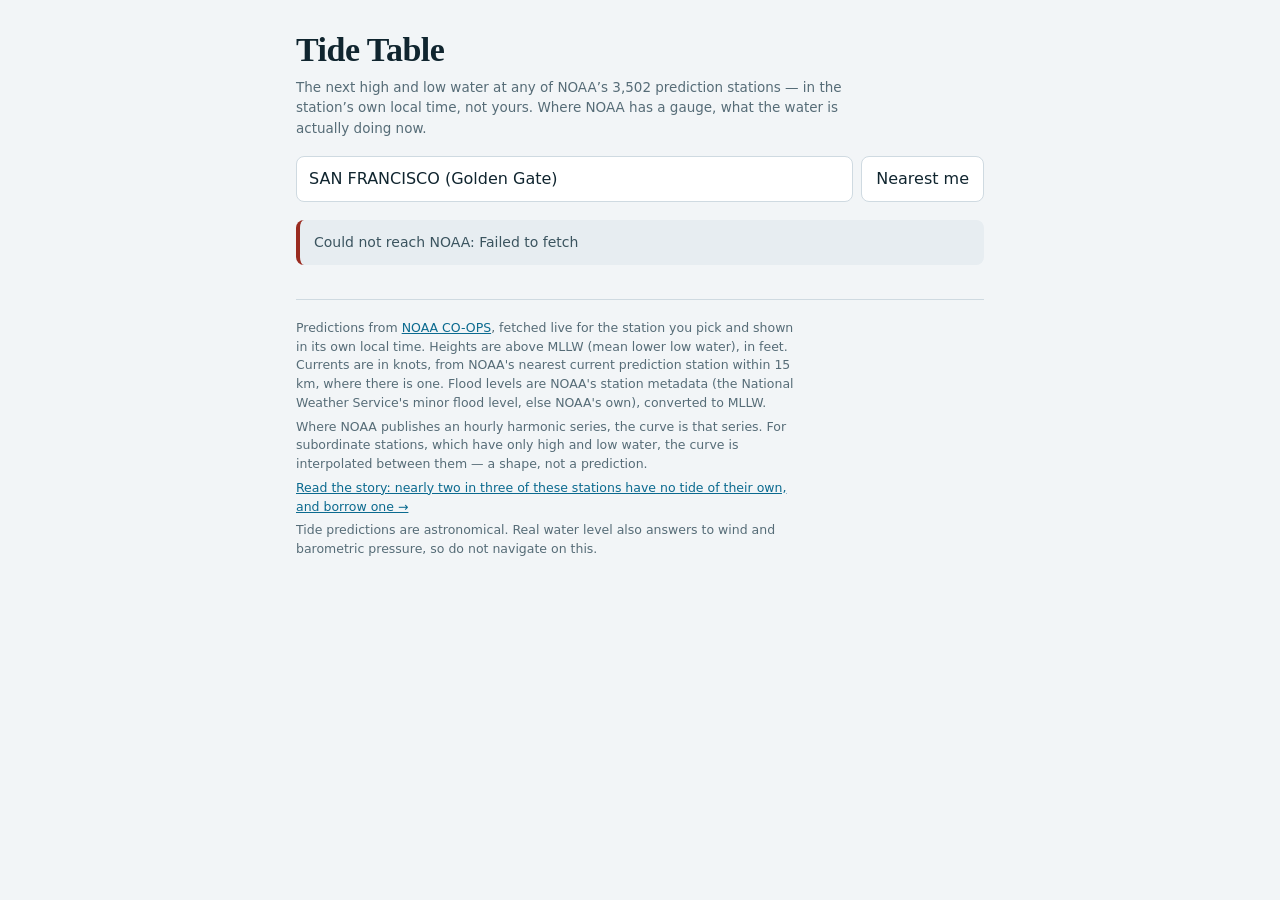
<file: index.html>
<!doctype html>
<html lang="en">
<meta charset="utf-8">
<meta name="viewport" content="width=device-width,initial-scale=1">
<title>Tide Table</title>
<meta name="description" content="The next high and low tide at any of NOAA's 3,502 prediction stations, with the day's curve, in the station's own local time.">
<meta name="color-scheme" content="light dark">
<meta property="og:title" content="Tide Table">
<meta property="og:description" content="The next high and low tide at any of NOAA's 3,502 prediction stations, with the day's curve.">
<meta property="og:image" content="https://matmat202.github.io/tide-table/icons/card.png">
<meta property="og:image:width" content="1200">
<meta property="og:image:height" content="630">
<meta name="twitter:card" content="summary_large_image">
<link rel="apple-touch-icon" href="icons/icon-180.png">
<meta property="og:type" content="website">
<meta property="og:url" content="https://matmat202.github.io/tide-table/">
<link rel="icon" href="data:image/svg+xml,%3Csvg xmlns='http://www.w3.org/2000/svg' viewBox='0 0 32 32'%3E%3Crect width='32' height='32' rx='6' fill='%230b6a8f'/%3E%3Cpath d='M4 13q4-4 8 0t8 0 8 0' fill='none' stroke='%23fff' stroke-width='2.6' stroke-linecap='round'/%3E%3Cpath d='M4 21q4-4 8 0t8 0 8 0' fill='none' stroke='%239fd3e6' stroke-width='2.6' stroke-linecap='round'/%3E%3C/svg%3E">
<style>
:root{
  --paper:#f2f5f7; --card:#fff; --sunk:#e7edf1; --rule:#cfdae1;
  --ink:#10252f; --ink-2:#3b545f; --muted:#566c77;
  --sea:#0b6a8f; --sea-2:#9fd3e6; --high:#0b6a8f; --low:#8a5a12; --alert:#9a2b20;
  --f-head:ui-serif,Georgia,"Times New Roman",serif;
  --f-body:system-ui,-apple-system,"Segoe UI",Roboto,sans-serif;
  --f-num:ui-monospace,"SF Mono",Menlo,Consolas,monospace;
}
@media (prefers-color-scheme:dark){ :root:not([data-theme="light"]){
  --paper:#0b1418; --card:#121f25; --sunk:#172830; --rule:#2a3d47;
  --ink:#e8f1f5; --ink-2:#b2c6ce; --muted:#8aa2ac;
  --sea:#5cc0e8; --sea-2:#1d4e63; --high:#5cc0e8; --low:#e0b169; --alert:#e3796c;
}}
:root[data-theme="dark"]{
  --paper:#0b1418; --card:#121f25; --sunk:#172830; --rule:#2a3d47;
  --ink:#e8f1f5; --ink-2:#b2c6ce; --muted:#8aa2ac;
  --sea:#5cc0e8; --sea-2:#1d4e63; --high:#5cc0e8; --low:#e0b169; --alert:#e3796c;
}
*{box-sizing:border-box}
body{margin:0;background:var(--paper);color:var(--ink);font-family:var(--f-body);
  font-size:16px;line-height:1.5;-webkit-text-size-adjust:100%}
.wrap{max-width:720px;margin:0 auto;padding:24px 16px 56px}
h1{font-family:var(--f-head);font-size:clamp(26px,6vw,34px);margin:0 0 2px;letter-spacing:-.015em}
.sub{color:var(--muted);font-size:13.5px;margin:0 0 18px;max-width:65ch}

.lows{margin-top:22px}
.note{max-width:65ch}
.lows .note{color:var(--muted);font-size:13px;margin:8px 0 8px}
.range{margin-top:22px}
.range .note{color:var(--muted);font-size:13px;margin:8px 0 8px}
.kings{margin-top:22px}
.kings .note{color:var(--muted);font-size:13px;margin:8px 0 8px}
.kings td.flood{color:var(--alert);font-weight:600}
.currents{margin-top:22px}
.currents .note{color:var(--muted);font-size:13px;margin:8px 0 8px}
.currents .next{margin:8px 0 10px}
td.minus{color:var(--low);font-weight:600}
/* --- picking a station --- */
.pick{display:flex;gap:8px;flex-wrap:wrap;align-items:stretch}
/* basis 150, not 220: at 360px the content box is 328px wide, 220 + 8 + the ~115px button
   did not fit, and "Nearest me" wrapped to a row of its own -- 54px that pushed the chart
   down (route 11 pins one row at 360 and 390). */
#q{flex:1 1 150px;min-width:0;font:inherit;padding:10px 12px;border-radius:8px;
  border:1px solid var(--rule);background:var(--card);color:var(--ink)}
#q:focus-visible{outline:2px solid var(--sea);outline-offset:1px}
button{font:inherit;padding:10px 14px;border-radius:8px;border:1px solid var(--rule);
  background:var(--card);color:var(--ink);cursor:pointer}
button:hover{background:var(--sunk)}
button:focus-visible{outline:2px solid var(--sea);outline-offset:1px}
#hits{list-style:none;margin:8px 0 0;padding:0;border:1px solid var(--rule);border-radius:8px;
  background:var(--card);overflow:hidden}
#hits:empty{display:none}
#hits li{border-bottom:1px solid var(--rule)}
#hits li:last-child{border-bottom:none}
#hits button{width:100%;text-align:left;border:none;border-radius:0;background:none;padding:9px 12px}
#hits .where{color:var(--muted);font-size:12.5px}
#hits .head{padding:6px 12px;color:var(--muted);font-size:12.5px}

/* --- the headline --- */
.now{margin-top:20px;padding:16px;border-radius:10px;border:1px solid var(--rule);
  background:var(--card);border-left:4px solid var(--sea)}
.now h2{margin:0;font-family:var(--f-head);font-size:20px;font-weight:600}
.now .station{color:var(--muted);font-size:13px;margin:0 0 8px}
.now .headline{font-size:clamp(18px,4.6vw,25px);margin:0;letter-spacing:-.01em}
.now .headline b{font-family:var(--f-num);font-variant-numeric:tabular-nums}
.now .after{color:var(--ink-2);font-size:14px;margin:6px 0 0}

/* --- what the gauge measured ---
   It used to sit inside .now, separated by a rule. It now renders under the chart (see
   headline() in app.js), so it needs its own card instead of a divider. */
.water{margin:18px 0 0;padding:13px 16px;border-radius:10px;border:1px solid var(--rule);
  background:var(--card)}
.water p{margin:4px 0 0;font-size:14.5px;color:var(--ink-2)}
.water .meas b{font-weight:650;color:var(--ink)}
.water .meas b.up{color:var(--sea)}
.water .meas b.down{color:var(--low)}
.water .note{color:var(--muted);font-size:13px}
.water .temp{font-family:var(--f-num);font-variant-numeric:tabular-nums;font-size:13.5px}
/* --- the chart --- */
figure{margin:20px 0 0}
svg{display:block;width:100%;height:auto;background:var(--card);
  border:1px solid var(--rule);border-radius:10px}
figcaption{color:var(--muted);font-size:12.5px;margin-top:7px}

/* --- the table --- */
h3{font-family:var(--f-head);font-size:17px;margin:24px 0 6px;padding-bottom:5px;
  border-bottom:2px solid var(--ink)}
table{width:100%;border-collapse:collapse;font-size:15px}
th{text-align:left;font-size:10.5px;letter-spacing:.09em;text-transform:uppercase;
  color:var(--muted);font-weight:600;padding:0 0 6px}
td{padding:9px 0;border-bottom:1px solid var(--rule);
  font-family:var(--f-num);font-variant-numeric:tabular-nums}
tr:last-child td{border-bottom:none}
td.kind{font-family:var(--f-body)}
td.num{text-align:right}
/* Cells had no side padding, so on a phone the four-column highest-tides table fitted with
   zero pixels between columns ("10:49 am7.0 ftat flood level"). The gap is gated at >=8px
   by shot route 11, so 10px on a phone still leaves margin over the gate. */
th+th,td+td{padding-left:12px}
@media (max-width:440px){ th+th,td+td{padding-left:10px} }
/* No `td.num{white-space:nowrap}` here: it was the whole of the 2026-11-13 overflow. It
   pinned "at flood level" to one 126px line, which squeezed Day to 33px and pushed the
   highest-tides table to 312px at a 320px viewport (narrow-reflow) and to 373/442px under
   WCAG text spacing (text-spacing). Heights already hold together on their own -- heightText
   joins value and unit with a non-breaking space -- so the rule only ever bought unbroken
   clock times, at the price of a page that scrolled sideways on a small phone. */
@media (max-width:440px){ .kings table{font-size:13.5px} }
/* A data table cannot reflow narrower than its own headings: at 1.5x fonts on a 360px phone
   the four-column table needs ~366px however the cells wrap. Let the TABLE scroll there so
   the page does not -- the page scrolling sideways is the thing that strands content. */
.tscroll{overflow-x:auto}
.tag{font-size:10.5px;font-weight:700;letter-spacing:.06em;text-transform:uppercase;
  padding:2px 6px;border-radius:3px;border:1px solid currentColor}
.tag.h{color:var(--high)} .tag.l{color:var(--low)}
.tag.flood{color:var(--high)} .tag.ebb{color:var(--low)} .tag.slack{color:var(--ink-2)}
/* Seven day buttons do not fit one row on a phone. They used to WRAP, to three rows at
   390px, which pushed the chart off the first screen. One row that scrolls itself: the
   strip takes the overflow so the page does not, exactly as .tscroll does for the table. */
.days{display:flex;gap:6px;flex-wrap:nowrap;overflow-x:auto;margin:14px 0 0;
  scrollbar-width:thin;-webkit-overflow-scrolling:touch;scroll-padding:0 6px}
.days button{flex:0 0 auto;white-space:nowrap}
.days button[aria-current="true"]{background:var(--sea);color:var(--paper);border-color:var(--sea)}
/* A day in the month lists, opening it on the strip: reads as a link, sized as a target. */
button.dayjump{padding:4px 0;min-height:24px;border:none;border-radius:0;background:none;
  color:var(--sea);text-decoration:underline;text-underline-offset:2px;text-align:left}
button.dayjump:hover{background:none;text-decoration-thickness:2px}
.msg{margin-top:18px;padding:12px 14px;border-radius:8px;background:var(--sunk);
  color:var(--ink-2);font-size:14px}
.msg.bad{border-left:4px solid var(--alert)}
footer{margin-top:34px;padding-top:14px;border-top:1px solid var(--rule);
  color:var(--muted);font-size:12.5px}
footer a{color:var(--sea)}
footer p{margin:5px 0;max-width:64ch}
/* On a phone everything above the chart is a run-up to it. Measured on the live page at
   390px on 2026-11-14: the chart started 634px down, so none of it was on the first
   screen. Moving the gauge block under the chart took out 155px; this takes out the slack
   in what is left. Nothing is hidden -- only the spacing and the two explanatory
   paragraphs' type are tightened, and only below 440px. */
@media (max-width:440px){
  .wrap{padding-top:16px}
  .sub{font-size:12.5px;margin-bottom:12px}
  .now{margin-top:14px;padding:13px}
  .now .station{margin-bottom:5px}
  .now .after{margin-top:4px;font-size:13.5px}
  .days{margin-top:10px}
  figure{margin-top:13px}
}
@media (prefers-reduced-motion:reduce){*{animation:none!important;transition:none!important}}
</style>

<div class="wrap">
  <h1>Tide Table</h1>
  <p class="sub">The next high and low water at any of NOAA&rsquo;s 3,502 prediction stations &mdash; in the station&rsquo;s own local time, not yours. Where NOAA has a gauge, what the water is actually doing now.</p>

  <div class="pick">
    <input id="q" type="search" autocomplete="off" placeholder="Find a station&hellip;" aria-label="Search for a tide station">
    <button id="locate" type="button">Nearest me</button>
  </div>
  <ul id="hits" aria-label="Matching stations"></ul>

  <div id="out" aria-live="polite"></div>

  <footer>
    <p id="src">Predictions from <a href="https://tidesandcurrents.noaa.gov/">NOAA CO-OPS</a>, fetched live for the station you pick and shown in its own local time. Heights are above MLLW (mean lower low water), in feet. Currents are in knots, from NOAA's nearest current prediction station within 15 km, where there is one. Flood levels are NOAA's station metadata (the National Weather Service's minor flood level, else NOAA's own), converted to MLLW.</p>
    <p>Where NOAA publishes an hourly harmonic series, the curve is that series. For subordinate stations, which have only high and low water, the curve is interpolated between them &mdash; a shape, not a prediction.</p>
    <p><a href="story/">Read the story: nearly two in three of these stations have no tide of their own, and borrow one &rarr;</a></p>
    <p>Tide predictions are astronomical. Real water level also answers to wind and barometric pressure, so do not navigate on this.</p>
  </footer>
</div>
<link rel="modulepreload" href="tide-logic.js">
<link rel="preload" href="data/stations.json" as="fetch" crossorigin>
<script type="module" src="app.js"></script>
</file>
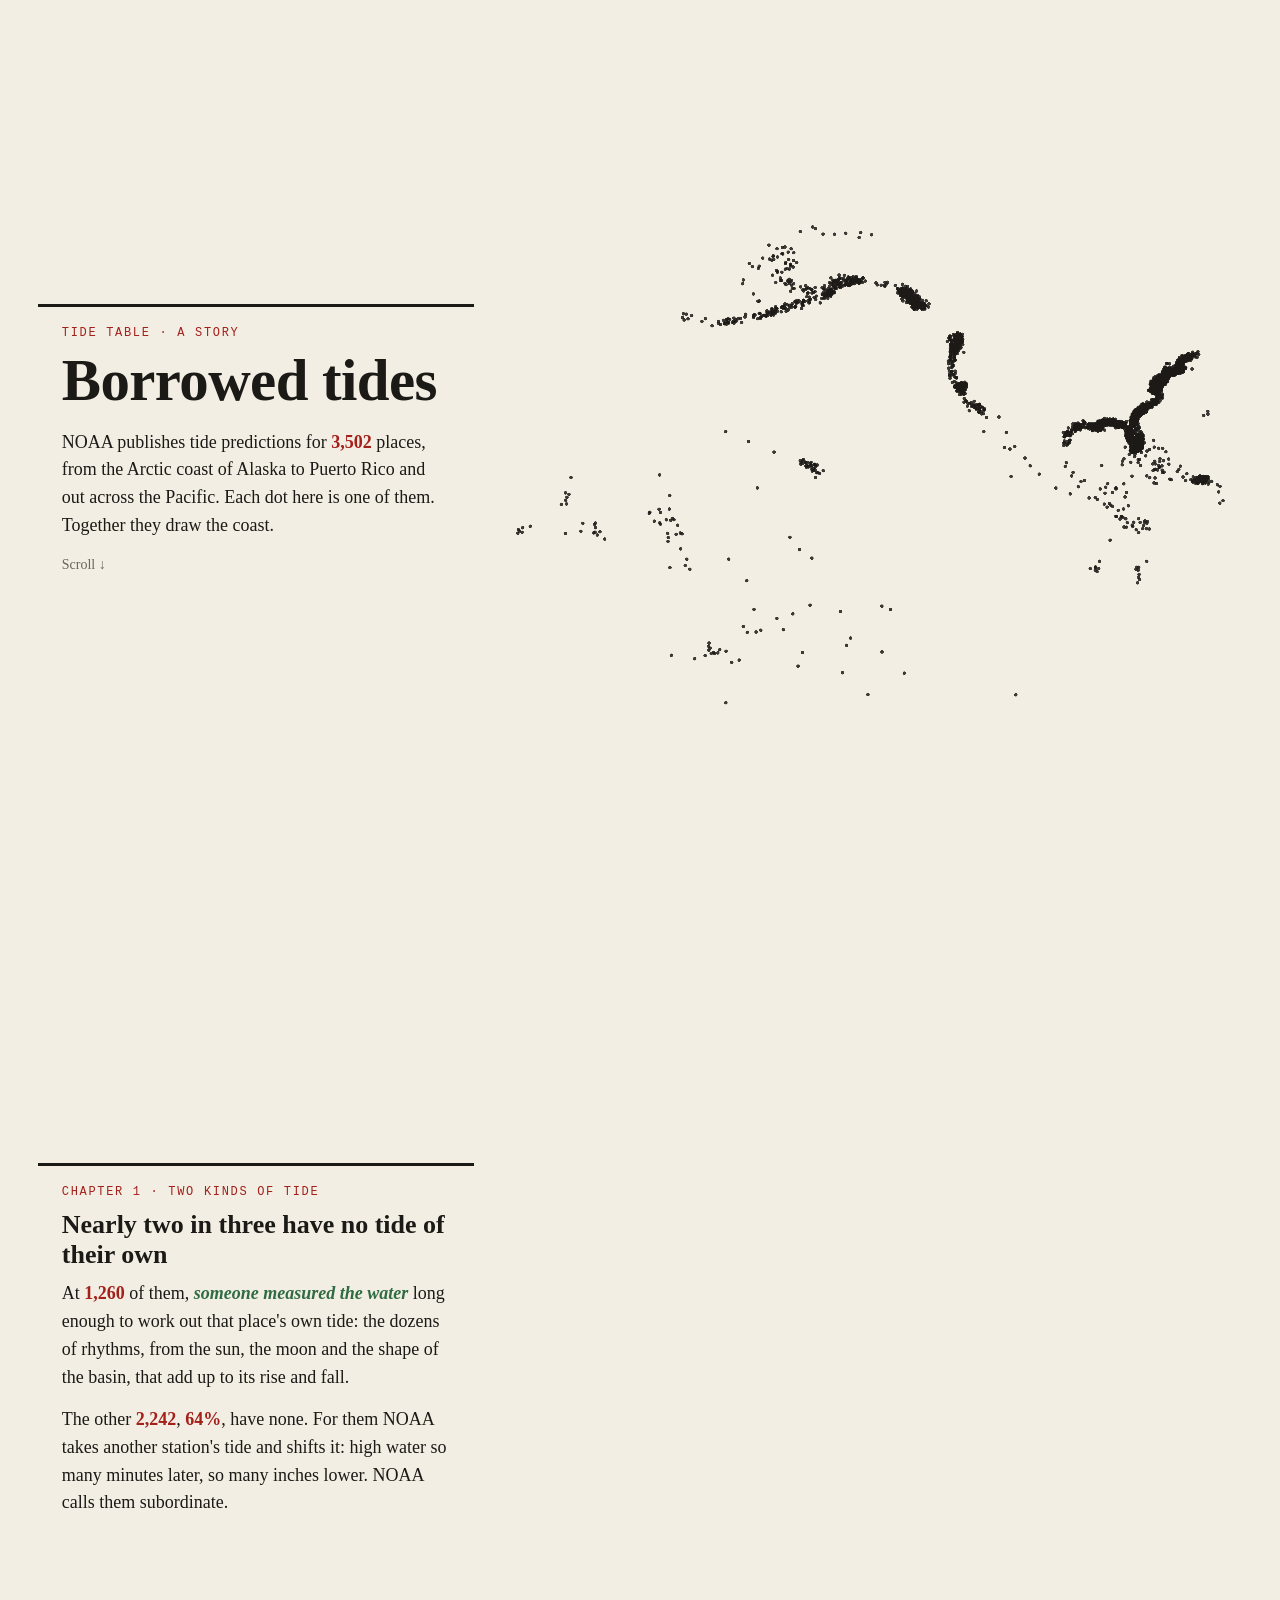
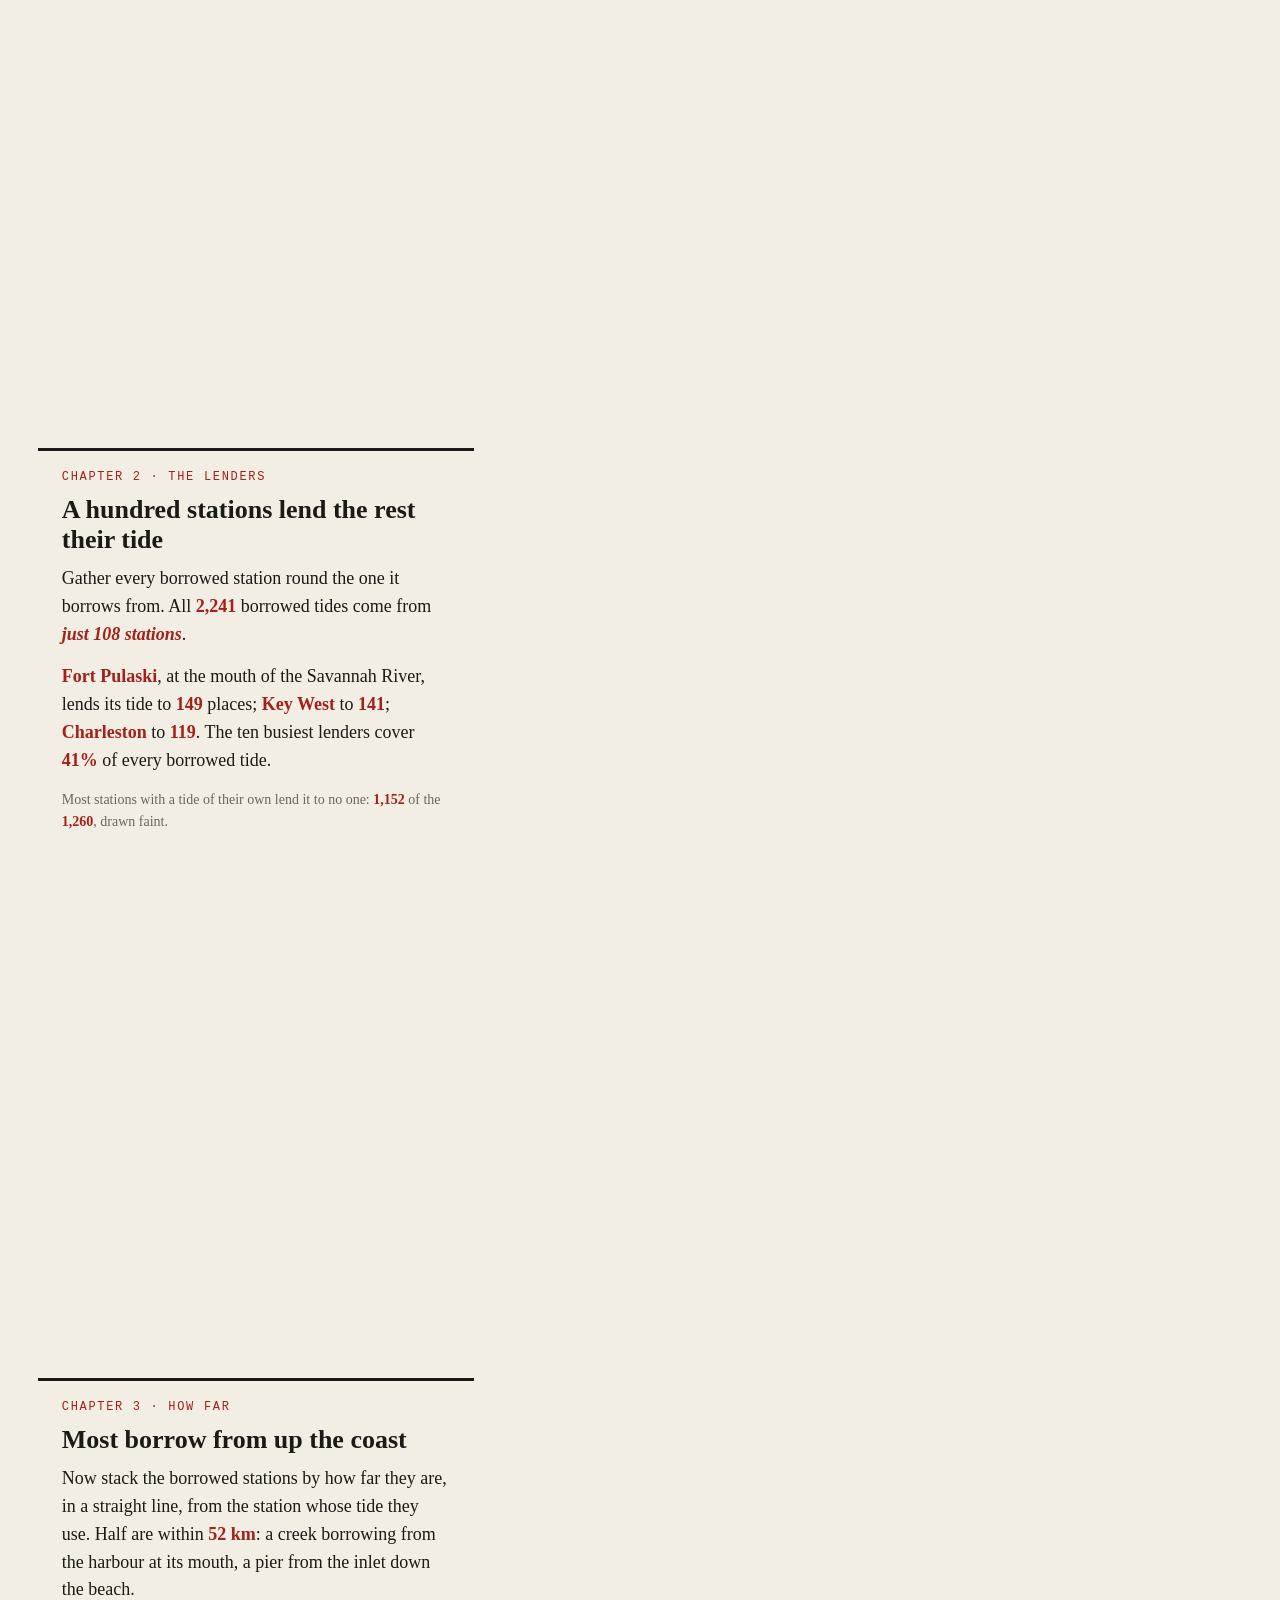
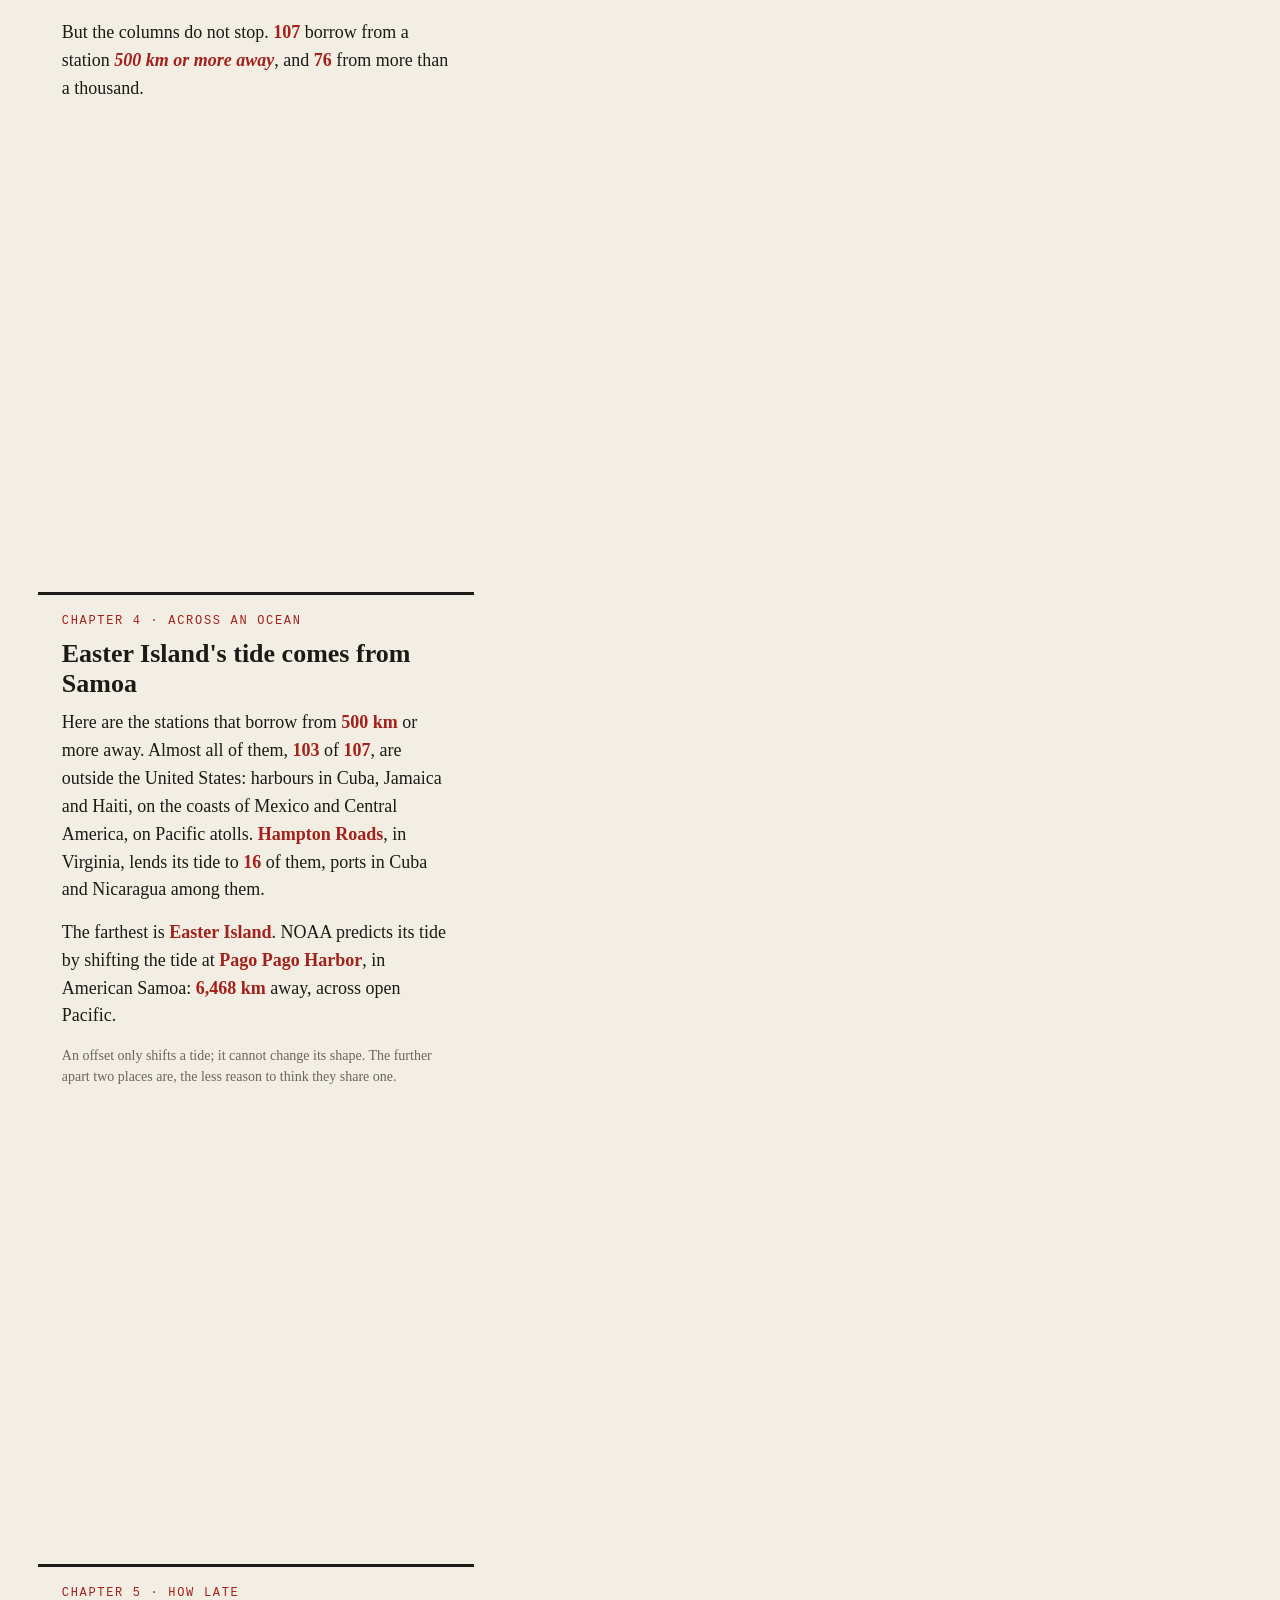
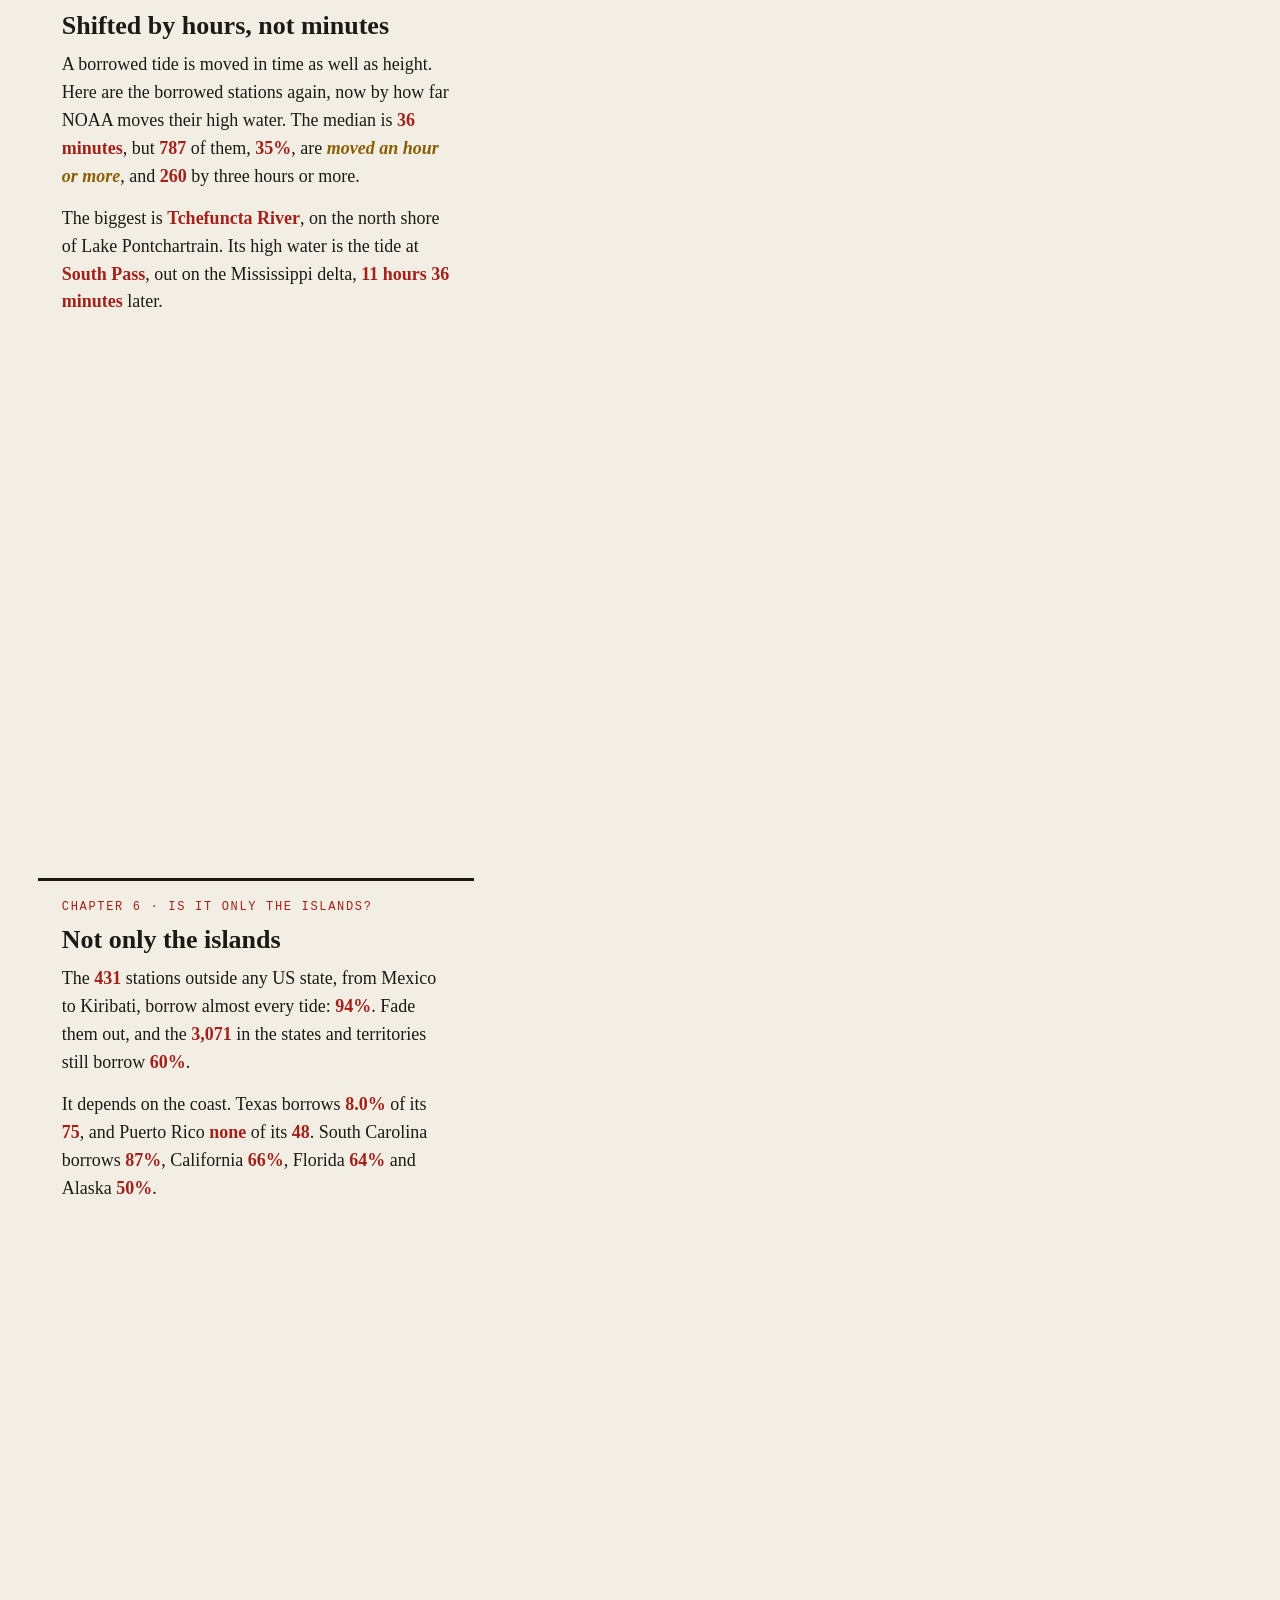
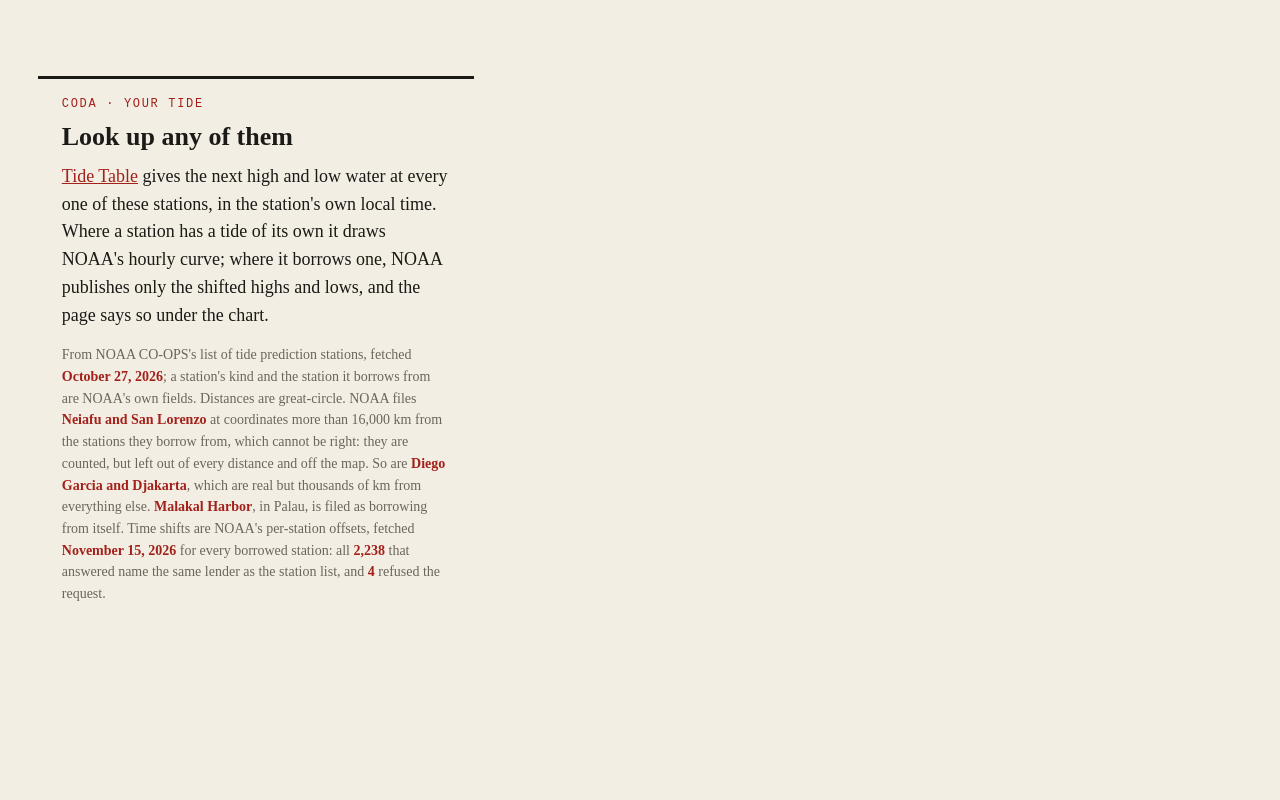
<file: story/index.html>
<!doctype html>
<html lang="en">
<head>
<meta charset="utf-8">
<meta name="viewport" content="width=device-width, initial-scale=1">
<title>Borrowed Tides · most of NOAA's tide tables are another place's tide, shifted</title>
<meta name="description" content="A scrolling story from NOAA's own station list: nearly two in three of the places NOAA predicts tides for have no tide of their own, and borrow one from just over a hundred stations, some of them an ocean away.">
<link rel="stylesheet" href="style.css">
</head>
<body>
<div id="plot" aria-hidden="true"><div id="axes"></div></div>
<canvas id="gl" aria-hidden="true"></canvas>
<p id="err" role="alert"></p>
<main>

<section class="step" data-kind="map"><div>
  <p class="kicker">Tide Table · a story</p>
  <h1>Borrowed tides</h1>
  <p>NOAA publishes tide predictions for <b data-fact="n"></b> places, from the Arctic
  coast of Alaska to Puerto Rico and out across the Pacific. Each dot here is one of them.
  Together they draw the coast.</p>
  <p class="small">Scroll ↓</p>
</div></section>

<section class="step" data-kind="kind"><div>
  <p class="kicker">Chapter 1 · Two kinds of tide</p>
  <h2>Nearly two in three have no tide of their own</h2>
  <p>At <b data-fact="ref"></b> of them, <span class="w own">someone measured the water</span>
  long enough to work out that place's own tide: the dozens of rhythms, from the sun, the
  moon and the shape of the basin, that add up to its rise and fall.</p>
  <p>The other <b data-fact="sub"></b>, <b data-fact="subshare"></b>, have none. For them
  NOAA takes another station's tide and shifts it: high water so many minutes later, so
  many inches lower. NOAA calls them subordinate.</p>
</div></section>

<section class="step" data-kind="lend"><div>
  <p class="kicker">Chapter 2 · The lenders</p>
  <h2>A hundred stations lend the rest their tide</h2>
  <p>Gather every borrowed station round the one it borrows from. All
  <b data-fact="lent"></b> borrowed tides come from <span class="w borrow">just
  <b data-fact="lenders"></b> stations</span>.</p>
  <p><b data-fact="topname:0"></b>, at the mouth of the Savannah River, lends its tide to
  <b data-fact="topn:0"></b> places; <b data-fact="topname:1"></b> to
  <b data-fact="topn:1"></b>; <b data-fact="topname:2"></b> to <b data-fact="topn:2"></b>.
  The ten busiest lenders cover <b data-fact="top10"></b> of every borrowed tide.</p>
  <p class="small">Most stations with a tide of their own lend it to no one:
  <b data-fact="idle"></b> of the <b data-fact="ref"></b>, drawn faint.</p>
</div></section>

<section class="step" data-kind="dist"><div>
  <p class="kicker">Chapter 3 · How far</p>
  <h2>Most borrow from up the coast</h2>
  <p>Now stack the borrowed stations by how far they are, in a straight line, from the
  station whose tide they use. Half are within <b data-fact="median"></b>: a creek borrowing
  from the harbour at its mouth, a pier from the inlet down the beach.</p>
  <p>But the columns do not stop. <b data-fact="far"></b> borrow from a station
  <span class="w borrow"><b data-fact="farkm"></b> or more away</span>, and
  <b data-fact="over1000"></b> from more than a thousand.</p>
</div></section>

<section class="step" data-kind="far"><div>
  <p class="kicker">Chapter 4 · Across an ocean</p>
  <h2>Easter Island's tide comes from Samoa</h2>
  <p>Here are the stations that borrow from <b data-fact="farkm"></b> or more away. Almost
  all of them, <b data-fact="farelse"></b> of <b data-fact="far"></b>, are outside the
  United States: harbours in Cuba, Jamaica and Haiti, on the coasts of Mexico and Central
  America, on Pacific atolls. <b data-fact="farlend:1"></b>, in Virginia, lends its tide to
  <b data-fact="farlendn:1"></b> of them, ports in Cuba and Nicaragua among them.</p>
  <p>The farthest is <b data-fact="farthest"></b>. NOAA predicts its tide by shifting the
  tide at <b data-fact="farfrom"></b>, in American Samoa: <b data-fact="farthestkm"></b>
  away, across open Pacific.</p>
  <p class="small">An offset only shifts a tide; it cannot change its shape. The further
  apart two places are, the less reason to think they share one.</p>
</div></section>

<section class="step" data-kind="shift"><div>
  <p class="kicker">Chapter 5 · How late</p>
  <h2>Shifted by hours, not minutes</h2>
  <p>A borrowed tide is moved in time as well as height. Here are the borrowed stations
  again, now by how far NOAA moves their high water. The median is
  <b data-fact="shiftmedian"></b>, but <b data-fact="shifthour"></b> of them,
  <b data-fact="shifthourshare"></b>, are <span class="w late">moved an hour or more</span>,
  and <b data-fact="shiftthree"></b> by three hours or more.</p>
  <p>The biggest is <b data-fact="shiftmax"></b>, on the north shore of Lake Pontchartrain.
  Its high water is the tide at <b data-fact="shiftmaxfrom"></b>, out on the Mississippi
  delta, <b data-fact="shiftmaxhm"></b> later.</p>
</div></section>

<section class="step" data-kind="us"><div>
  <p class="kicker">Chapter 6 · Is it only the islands?</p>
  <h2>Not only the islands</h2>
  <p>The <b data-fact="elsen"></b> stations outside any US state, from Mexico to Kiribati,
  borrow almost every tide: <b data-fact="elsesub"></b>. Fade them out, and the
  <b data-fact="usn"></b> in the states and territories still borrow
  <b data-fact="ussub"></b>.</p>
  <p>It depends on the coast. Texas borrows <b data-fact="state:TX"></b> of its
  <b data-fact="staten:TX"></b>, and Puerto Rico <b data-fact="state:PR"></b> of its
  <b data-fact="staten:PR"></b>. South Carolina borrows <b data-fact="state:SC"></b>,
  California <b data-fact="state:CA"></b>, Florida <b data-fact="state:FL"></b> and Alaska
  <b data-fact="state:AK"></b>.</p>
</div></section>

<section class="step" data-kind="map"><div>
  <p class="kicker">Coda · Your tide</p>
  <h2>Look up any of them</h2>
  <p><a href="../">Tide Table</a> gives the next high and low water at every one of these
  stations, in the station's own local time. Where a station has a tide of its own it draws
  NOAA's hourly curve; where it borrows one, NOAA publishes only the shifted highs and lows,
  and the page says so under the chart.</p>
  <p class="small">From NOAA CO-OPS's list of tide prediction stations, fetched
  <b data-fact="listed"></b>; a station's kind and the station it borrows from are NOAA's
  own fields. Distances are great-circle. NOAA files <b data-fact="bad"></b> at coordinates
  more than 16,000 km from the stations they borrow from, which cannot be right: they are
  counted, but left out of every distance and off the map. So are
  <b data-fact="offmap"></b>, which are real but thousands of km from everything else.
  <b data-fact="self"></b>, in Palau, is filed as borrowing from itself. Time shifts are
  NOAA's per-station offsets, fetched <b data-fact="shiftfetched"></b> for every borrowed
  station: all <b data-fact="shiftn"></b> that answered name the same lender as the station
  list, and <b data-fact="shiftmiss"></b> refused the request.</p>
</div></section>

</main>
<script type="module" src="story.js"></script>
</body>
</html>
</file>
<file: story/style.css>
:root { --paper: #f3eee3; --ink: #1c1a17; --mute: #6a655d; --red: #a3201b; --gold: #8a5e00; --green: #2f6b43; }
* { box-sizing: border-box; }
html { background: var(--paper); color: var(--ink); }
body { margin: 0; font: 18px/1.55 Georgia, 'Times New Roman', serif; }
#gl { position: fixed; inset: 0; pointer-events: none; z-index: 1; }
/* The plot box: the GL layer draws into this rectangle; the axes sit on it. */
#plot { position: fixed; z-index: 0; pointer-events: none;
  left: 40vw; right: 4vw; top: 14vh; bottom: 16vh; }
#axes { position: absolute; inset: 0; transition: opacity .15s; z-index: 2; }
#axes .tick { position: absolute; bottom: -1.9em; transform: translateX(-50%); white-space: nowrap;
  font: 12px/1 ui-monospace, Menlo, monospace; color: var(--mute); }
#axes .val { position: absolute; top: calc(10% - 1.6em); transform: translateX(-50%);
  font: 700 13px/1 ui-monospace, Menlo, monospace; color: var(--red); }
#axes .val.gold { color: var(--gold); }
#axes .val.ink { color: var(--ink); }
#axes .val.green { color: var(--green); }
#axes .val.two { top: calc(10% - 2.5em); text-align: center; line-height: 1.15; }
#axes .unit { position: absolute; right: 0; bottom: -3.6em; font: 12px/1 ui-monospace, Menlo, monospace; color: var(--mute); }
main { position: relative; z-index: 3; width: 34vw; margin-left: 3vw; }
.step { min-height: 100vh; display: flex; align-items: center; }
.step > div { background: rgba(243,238,227,.94); padding: 1.1em 1.3em; border-top: 3px solid var(--ink); }
h1 { font: 700 clamp(34px, 4.6vw, 64px)/1.02 Georgia, serif; margin: 0 0 .3em; letter-spacing: -.01em; }
h2 { font: 700 26px/1.15 Georgia, serif; margin: 0 0 .4em; }
.kicker { font: 12px/1 ui-monospace, Menlo, monospace; letter-spacing: .14em; text-transform: uppercase; color: var(--red); margin: 0 0 1em; }
p { margin: 0 0 .8em; }
p:last-child { margin-bottom: 0; }
b[data-fact] { color: var(--red); font-variant-numeric: tabular-nums; }
.w { font-style: italic; font-weight: 700; }
.own { color: var(--green); } .borrow { color: var(--red); } .late { color: var(--gold); }
.small { font-size: 14px; color: var(--mute); }
a { color: var(--red); }
#err { display: none; }
body.failed #err, body.nogl #err { display: block; position: fixed; z-index: 9; left: 40vw; top: 40vh; color: var(--red); }
body.nogl #err::before { content: 'This page draws its charts with WebGL, which this browser has turned off.'; }
@media (max-width: 760px) {
  body { font-size: 16px; }
  #plot { left: 5vw; right: 5vw; top: 7vh; bottom: 60vh; }
  #axes .unit { display: none; }
  main { width: auto; margin: 0 4vw; }
  .step { align-items: flex-end; padding-bottom: 6vh; min-height: 100vh; }
  #axes .tick { font-size: 9px; }
  #axes .val { font-size: 10px; }
}
</file>
